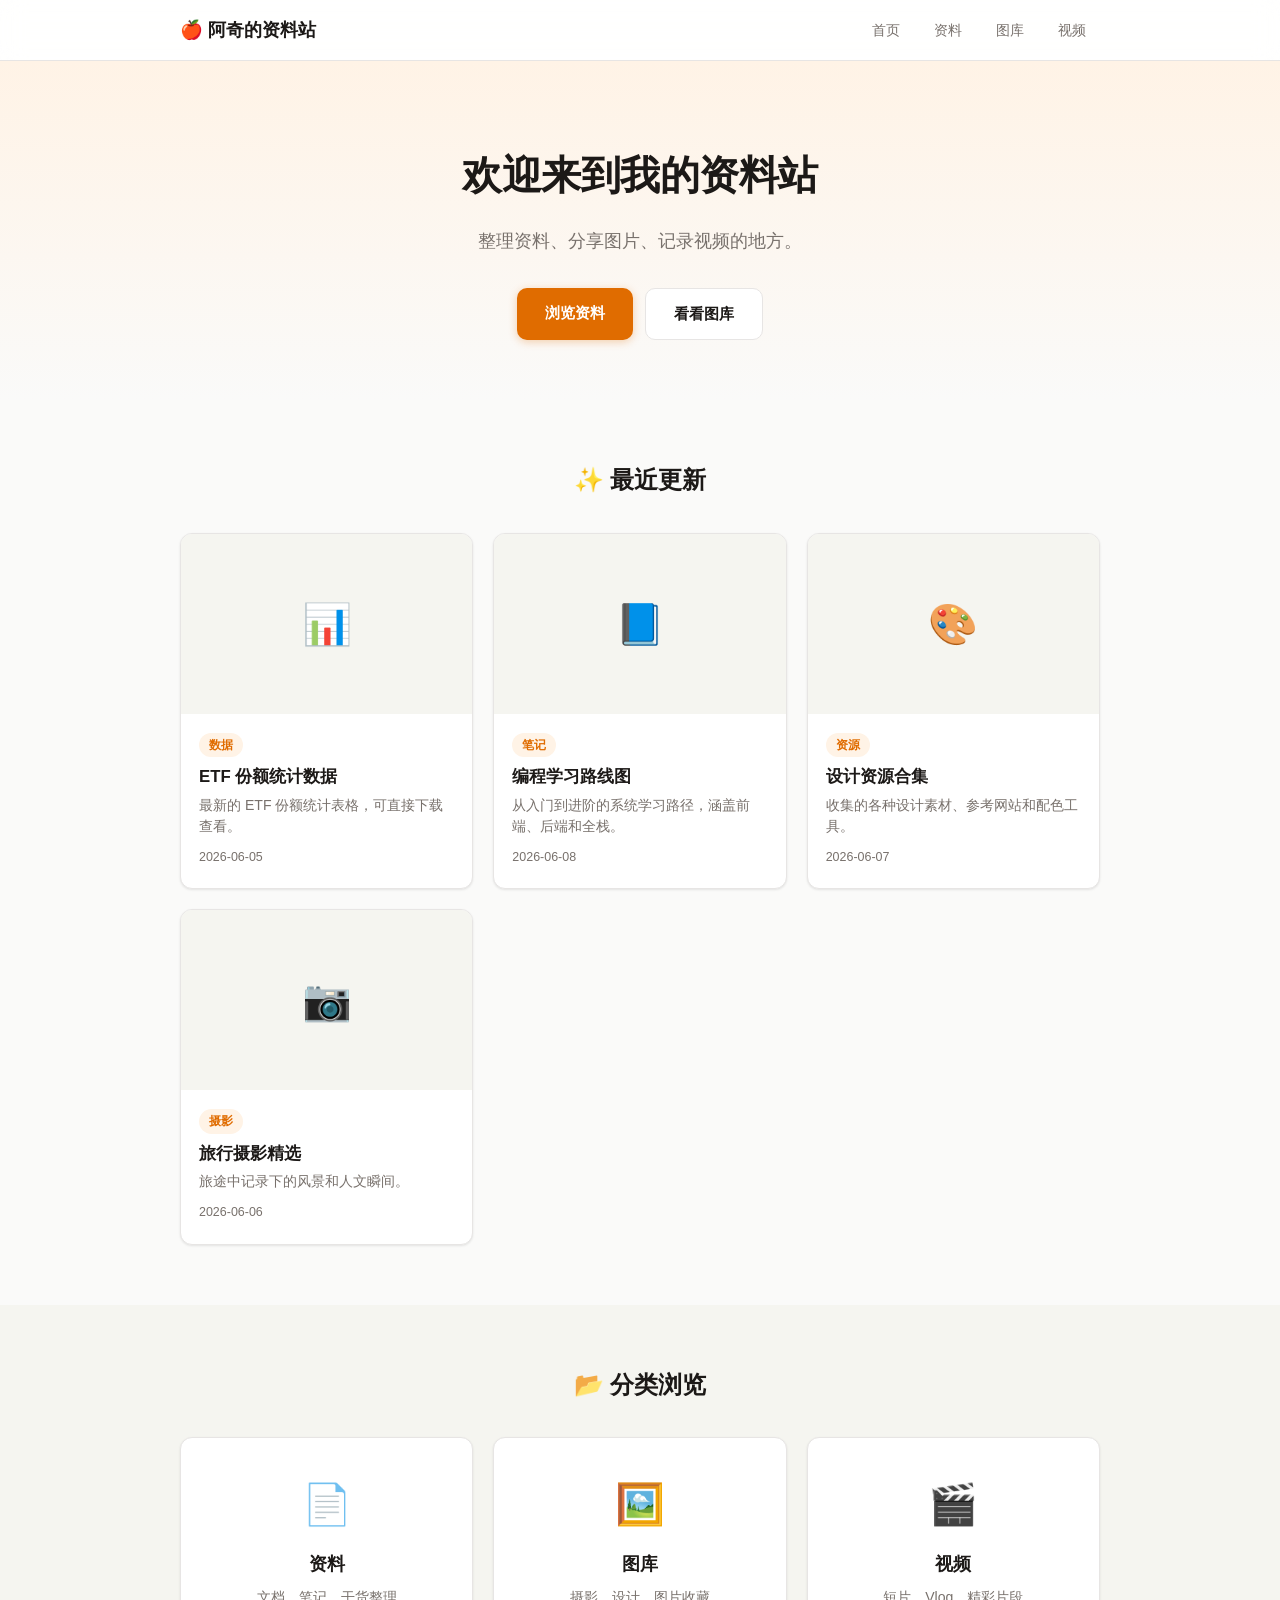
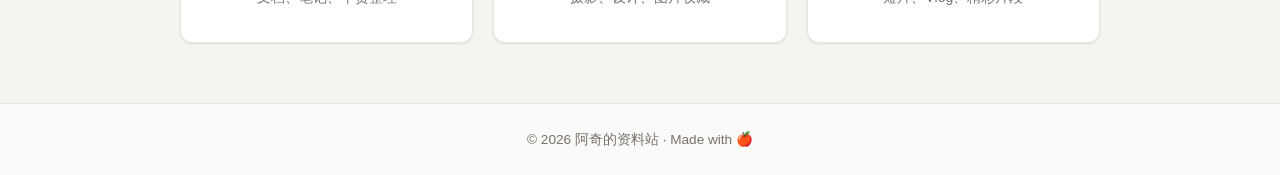
<file: index.html>
<!DOCTYPE html>
<html lang="zh-CN">
<head>
    <meta charset="UTF-8">
    <meta name="viewport" content="width=device-width, initial-scale=1.0">
    <title>阿奇的资料站</title>
    <meta name="description" content="个人资料、图片、视频展示博客">
    <link rel="stylesheet" href="css/style.css">
</head>
<body>
    <!-- 导航栏 -->
    <header class="header">
        <div class="container">
            <nav class="navbar">
                <a href="/" class="logo">🍎 阿奇的资料站</a>
                <ul class="nav-links">
                    <li><a href="/" class="active">首页</a></li>
                    <li><a href="materials.html">资料</a></li>
                    <li><a href="gallery.html">图库</a></li>
                    <li><a href="videos.html">视频</a></li>
                </ul>
                <button class="menu-toggle" aria-label="菜单">☰</button>
            </nav>
        </div>
    </header>

    <!-- 英雄区 -->
    <section class="hero">
        <div class="container">
            <div class="hero-content">
                <h1>欢迎来到我的资料站</h1>
                <p>整理资料、分享图片、记录视频的地方。</p>
                <div class="hero-buttons">
                    <a href="materials.html" class="btn btn-primary">浏览资料</a>
                    <a href="gallery.html" class="btn btn-secondary">看看图库</a>
                </div>
            </div>
        </div>
    </section>

    <!-- 最近更新 -->
    <section class="section">
        <div class="container">
            <h2 class="section-title">✨ 最近更新</h2>
            <div class="posts-grid" id="recent-posts">
                <!-- JS 动态加载 -->
            </div>
        </div>
    </section>

    <!-- 分类入口 -->
    <section class="section section-alt">
        <div class="container">
            <h2 class="section-title">📂 分类浏览</h2>
            <div class="categories">
                <a href="materials.html" class="category-card">
                    <div class="category-icon">📄</div>
                    <h3>资料</h3>
                    <p>文档、笔记、干货整理</p>
                </a>
                <a href="gallery.html" class="category-card">
                    <div class="category-icon">🖼️</div>
                    <h3>图库</h3>
                    <p>摄影、设计、图片收藏</p>
                </a>
                <a href="videos.html" class="category-card">
                    <div class="category-icon">🎬</div>
                    <h3>视频</h3>
                    <p>短片、Vlog、精彩片段</p>
                </a>
            </div>
        </div>
    </section>

    <!-- 底部 -->
    <footer class="footer">
        <div class="container">
            <p>&copy; 2026 阿奇的资料站 · Made with 🍎</p>
        </div>
    </footer>

    <script src="js/main.js"></script>
</body>
</html>
</file>
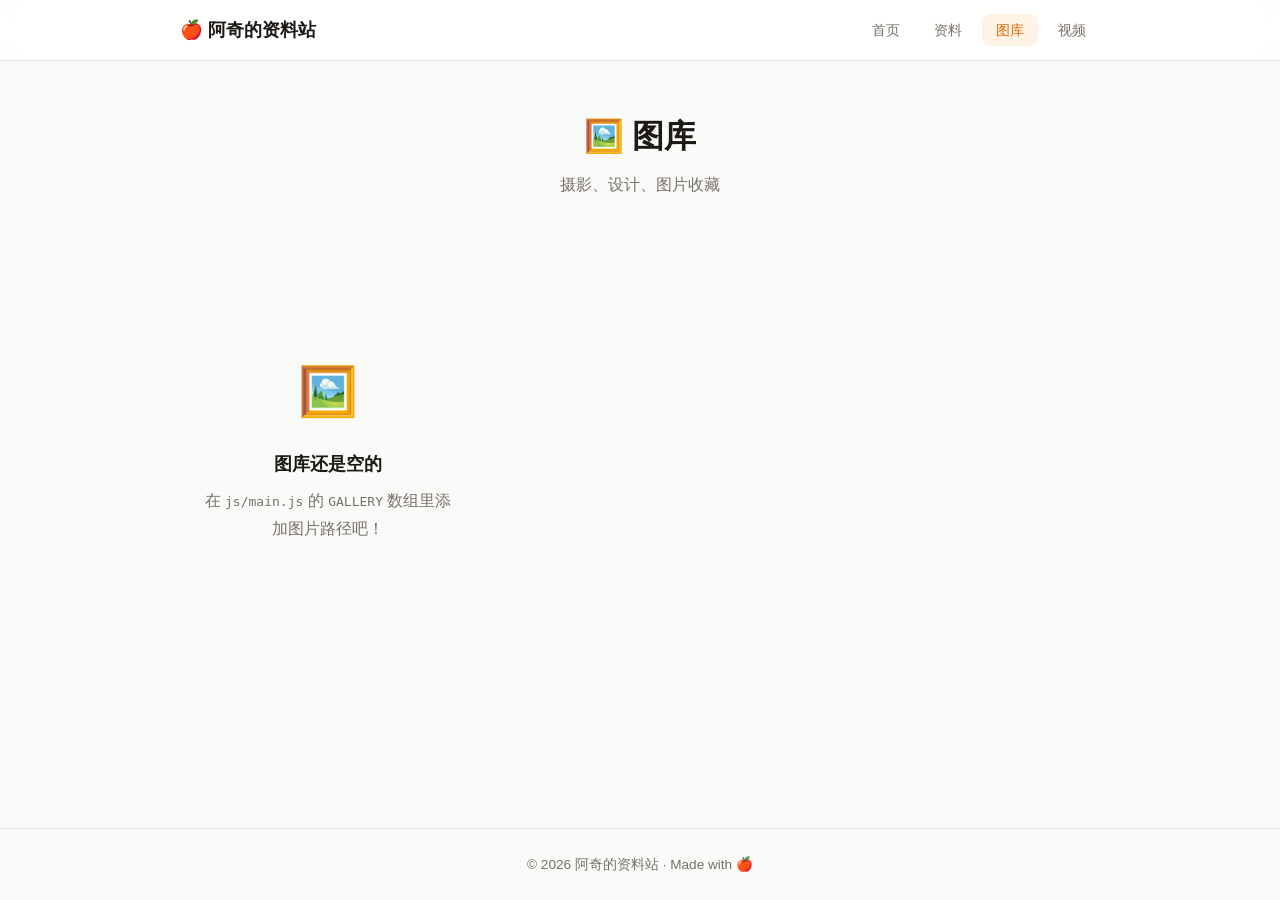
<file: gallery.html>
<!DOCTYPE html>
<html lang="zh-CN">
<head>
    <meta charset="UTF-8">
    <meta name="viewport" content="width=device-width, initial-scale=1.0">
    <title>图库 - 阿奇的资料站</title>
    <link rel="stylesheet" href="css/style.css">
</head>
<body>
    <header class="header">
        <div class="container">
            <nav class="navbar">
                <a href="/" class="logo">🍎 阿奇的资料站</a>
                <ul class="nav-links">
                    <li><a href="index.html">首页</a></li>
                    <li><a href="materials.html">资料</a></li>
                    <li><a href="gallery.html" class="active">图库</a></li>
                    <li><a href="videos.html">视频</a></li>
                </ul>
                <button class="menu-toggle" aria-label="菜单">☰</button>
            </nav>
        </div>
    </header>

    <section class="page-header">
        <div class="container">
            <h1>🖼️ 图库</h1>
            <p>摄影、设计、图片收藏</p>
        </div>
    </section>

    <section class="section">
        <div class="container">
            <div class="gallery-grid" id="gallery-grid">
                <!-- JS 动态加载 -->
            </div>
        </div>
    </section>

    <!-- Lightbox 由 JS 创建 -->

    <footer class="footer">
        <div class="container">
            <p>&copy; 2026 阿奇的资料站 · Made with 🍎</p>
        </div>
    </footer>

    <script src="js/main.js"></script>
</body>
</html>
</file>
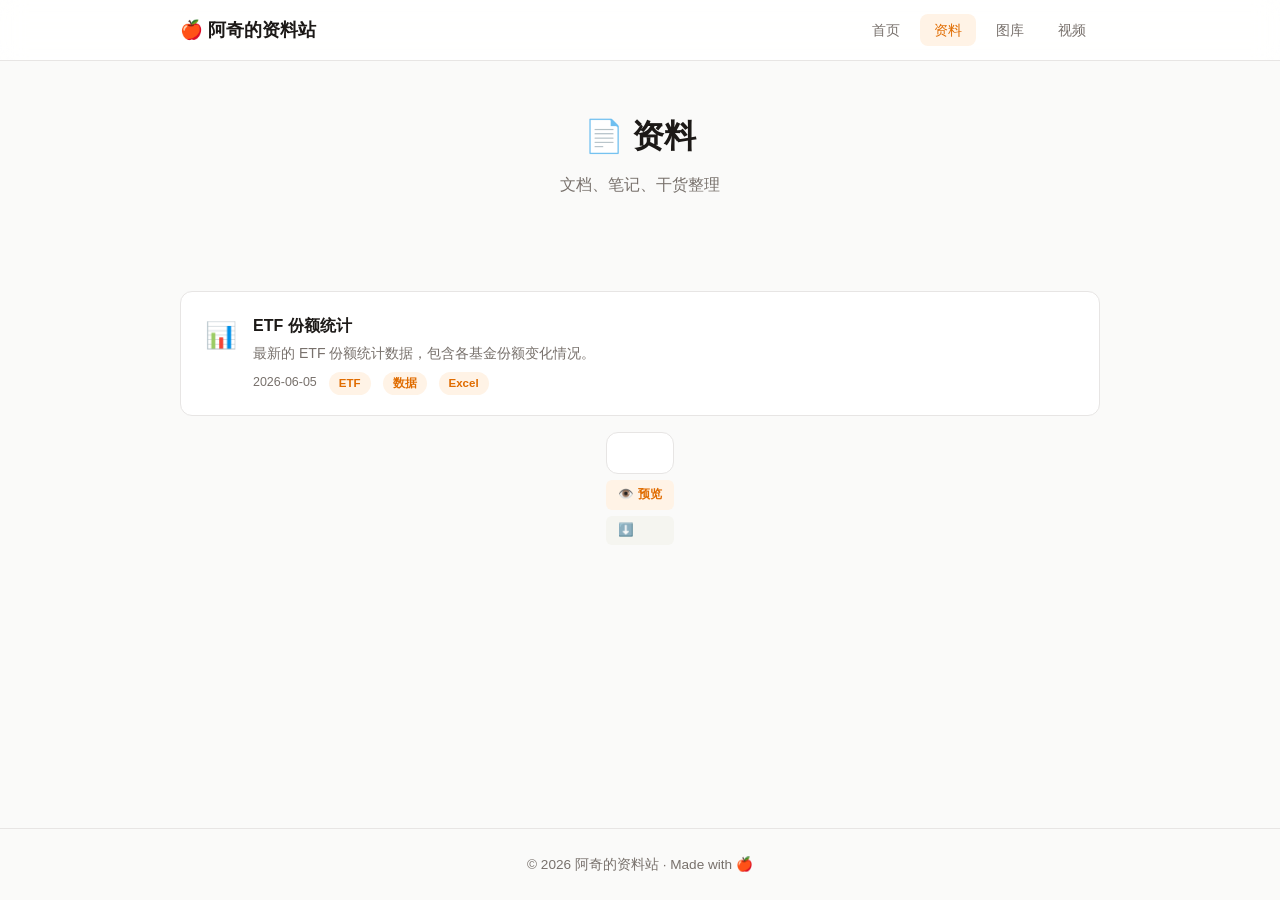
<file: materials.html>
<!DOCTYPE html>
<html lang="zh-CN">
<head>
    <meta charset="UTF-8">
    <meta name="viewport" content="width=device-width, initial-scale=1.0">
    <title>资料 - 阿奇的资料站</title>
    <link rel="stylesheet" href="css/style.css">
</head>
<body>
    <header class="header">
        <div class="container">
            <nav class="navbar">
                <a href="/" class="logo">🍎 阿奇的资料站</a>
                <ul class="nav-links">
                    <li><a href="index.html">首页</a></li>
                    <li><a href="materials.html" class="active">资料</a></li>
                    <li><a href="gallery.html">图库</a></li>
                    <li><a href="videos.html">视频</a></li>
                </ul>
                <button class="menu-toggle" aria-label="菜单">☰</button>
            </nav>
        </div>
    </header>

    <section class="page-header">
        <div class="container">
            <h1>📄 资料</h1>
            <p>文档、笔记、干货整理</p>
        </div>
    </section>

    <section class="section">
        <div class="container">
            <div class="materials-list" id="materials-list">
                <!-- JS 动态加载 -->
            </div>
        </div>
    </section>

    <footer class="footer">
        <div class="container">
            <p>&copy; 2026 阿奇的资料站 · Made with 🍎</p>
        </div>
    </footer>

    <script src="js/main.js"></script>
</body>
</html>
</file>
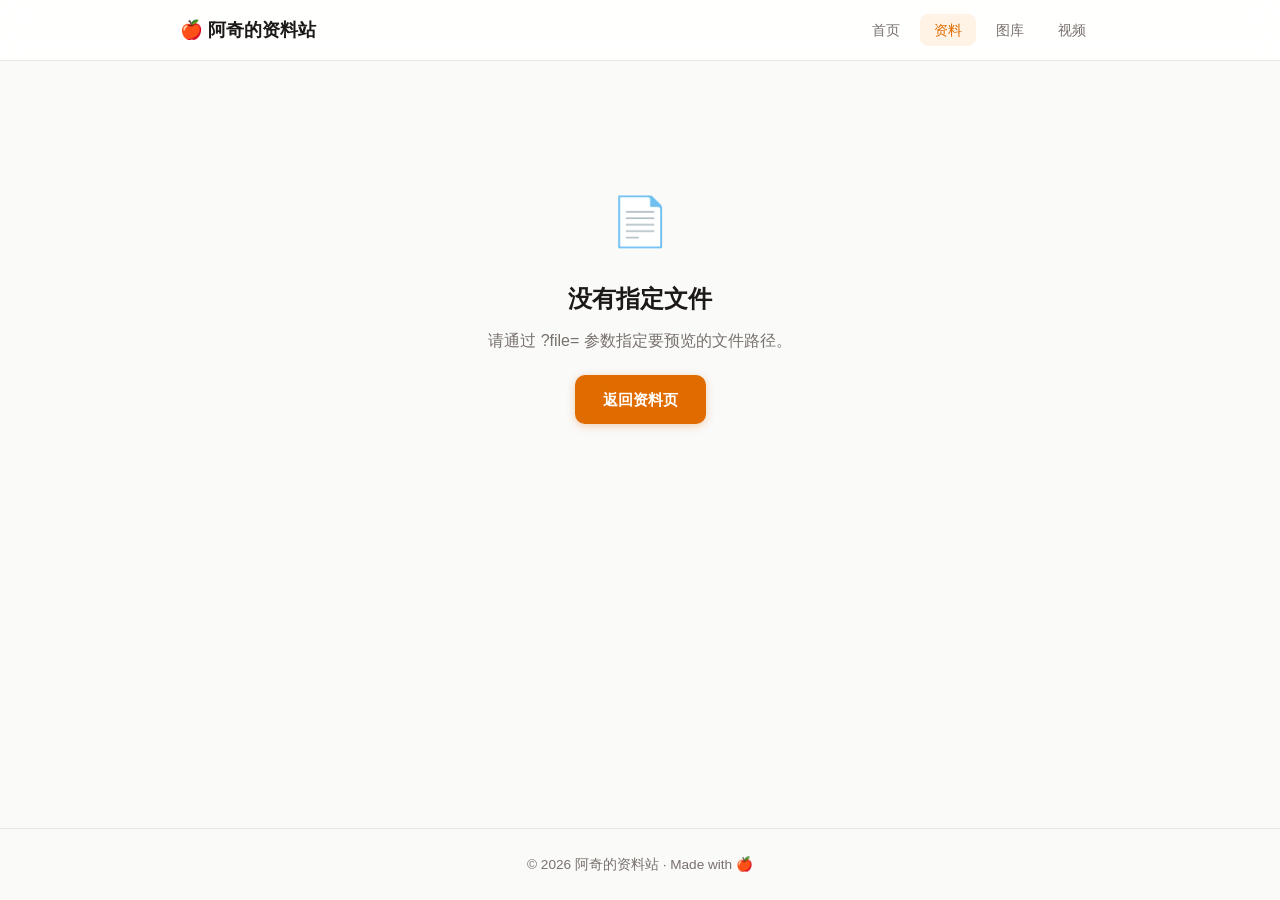
<file: preview.html>
<!DOCTYPE html>
<html lang="zh-CN">
<head>
    <meta charset="UTF-8">
    <meta name="viewport" content="width=device-width, initial-scale=1.0">
    <title>预览 - 阿奇的资料站</title>
    <link rel="stylesheet" href="css/style.css">
    <style>
        .preview-container {
            max-width: 1100px;
            margin: 0 auto;
            padding: 0 20px;
        }

        .preview-toolbar {
            display: flex;
            align-items: center;
            justify-content: space-between;
            gap: 12px;
            margin-bottom: 20px;
            flex-wrap: wrap;
        }

        .preview-toolbar h1 {
            font-size: 1.3rem;
            font-weight: 700;
            margin: 0;
        }

        .preview-toolbar-actions {
            display: flex;
            gap: 10px;
        }

        .preview-iframe-wrap {
            width: 100%;
            height: 80vh;
            border: 1px solid var(--border);
            border-radius: var(--radius);
            overflow: hidden;
            background: #fff;
        }

        .preview-iframe-wrap iframe {
            width: 100%;
            height: 100%;
            border: none;
        }

        .preview-fallback {
            display: none;
            text-align: center;
            padding: 60px 20px;
        }

        .preview-fallback .emoji {
            font-size: 3rem;
            margin-bottom: 16px;
        }

        .preview-fallback h2 {
            margin-bottom: 8px;
        }

        .preview-fallback p {
            color: var(--text-secondary);
            margin-bottom: 20px;
        }

        @media (max-width: 600px) {
            .preview-iframe-wrap {
                height: 60vh;
            }
            .preview-toolbar h1 {
                font-size: 1.1rem;
            }
        }
    </style>
</head>
<body>
    <header class="header">
        <div class="container">
            <nav class="navbar">
                <a href="/" class="logo">🍎 阿奇的资料站</a>
                <ul class="nav-links">
                    <li><a href="index.html">首页</a></li>
                    <li><a href="materials.html">资料</a></li>
                    <li><a href="gallery.html">图库</a></li>
                    <li><a href="videos.html">视频</a></li>
                </ul>
                <button class="menu-toggle" aria-label="菜单">☰</button>
            </nav>
        </div>
    </header>

    <section class="section">
        <div class="preview-container">
            <div id="preview-content">
                <!-- JS 动态加载 -->
            </div>
        </div>
    </section>

    <footer class="footer">
        <div class="container">
            <p>&copy; 2026 阿奇的资料站 · Made with 🍎</p>
        </div>
    </footer>

    <script>
        // 从 URL 参数获取文件路径 ?file=xxx
        const params = new URLSearchParams(window.location.search);
        const fileUrl = params.get('file');
        const fileName = params.get('name') || '文档';

        const container = document.getElementById('preview-content');

        if (!fileUrl) {
            container.innerHTML = `
                <div class="preview-fallback" style="display:block">
                    <div class="emoji">📄</div>
                    <h2>没有指定文件</h2>
                    <p>请通过 ?file= 参数指定要预览的文件路径。</p>
                    <a href="materials.html" class="btn btn-primary">返回资料页</a>
                </div>
            `;
        } else {
            // 完整的文件 URL（如果是相对路径，补全为绝对路径）
            const fullUrl = fileUrl.startsWith('http') ? fileUrl : window.location.origin + '/' + fileUrl.replace(/^\//, '');

            // 用于 Office Online 预览的 URL（需 HTTPS）
            const officeViewerUrl = 'https://view.officeapps.live.com/op/view.aspx?src=' + encodeURIComponent(fullUrl + '?_=' + Date.now());

            container.innerHTML = `
                <div class="preview-toolbar">
                    <h1>📄 ${fileName}</h1>
                    <div class="preview-toolbar-actions">
                        <a href="${fullUrl}" class="btn btn-secondary" download>⬇️ 下载</a>
                        <a href="materials.html" class="btn btn-secondary">← 返回</a>
                    </div>
                </div>
                <div class="preview-iframe-wrap">
                    <iframe src="${officeViewerUrl}" frameborder="0" allowfullscreen></iframe>
                </div>
                <p style="margin-top:12px;color:var(--text-secondary);font-size:0.85rem;text-align:center;">
                    💡 预览由 Microsoft Office Online 提供支持 · 如果加载较慢请耐心等待
                </p>
            `;
        }

        // 导航高亮
        document.addEventListener('DOMContentLoaded', () => {
            document.querySelectorAll('.nav-links a').forEach(a => a.classList.remove('active'));
            const matLink = document.querySelector('.nav-links a[href="materials.html"]');
            if (matLink) matLink.classList.add('active');
        });
    </script>
</body>
</html>
</file>
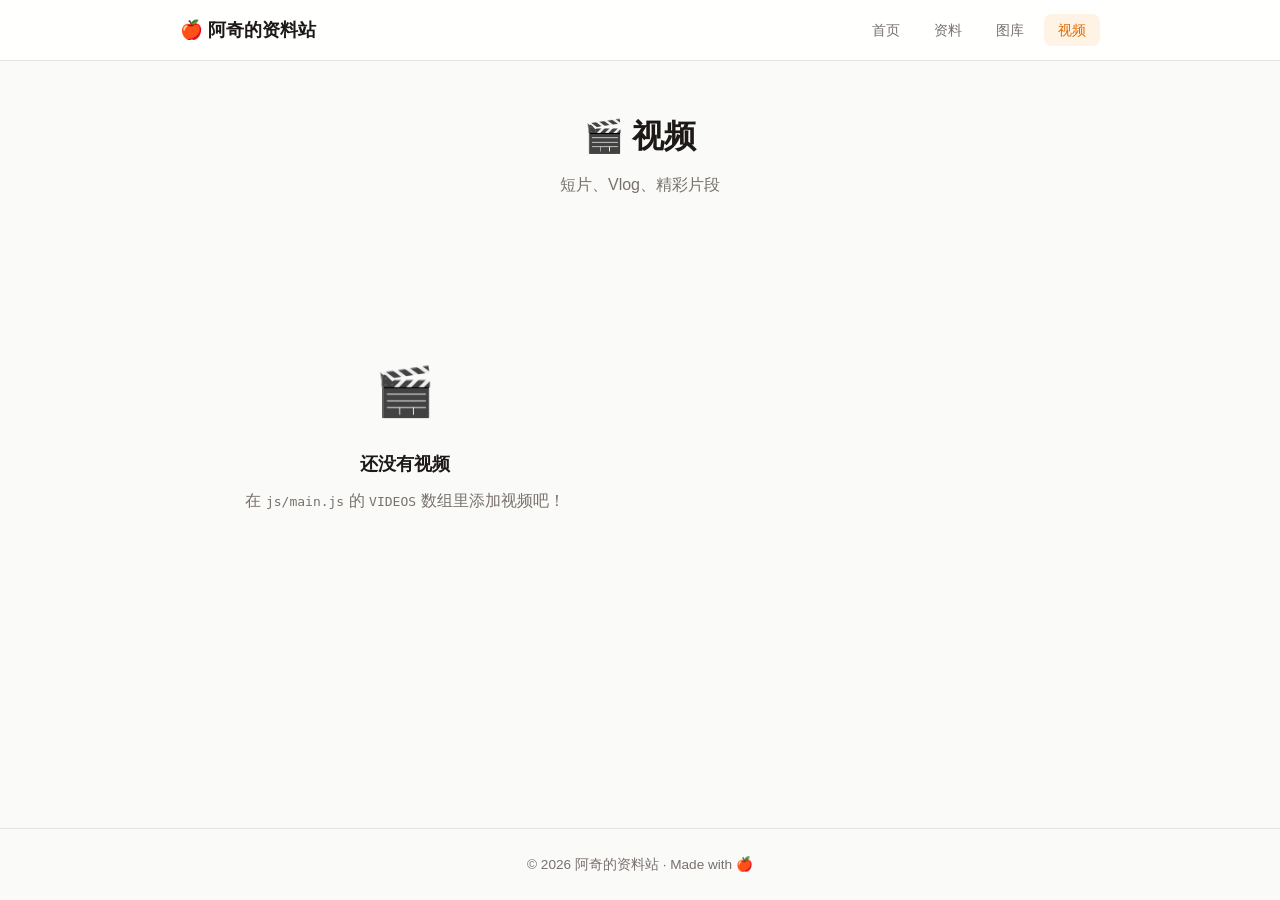
<file: videos.html>
<!DOCTYPE html>
<html lang="zh-CN">
<head>
    <meta charset="UTF-8">
    <meta name="viewport" content="width=device-width, initial-scale=1.0">
    <title>视频 - 阿奇的资料站</title>
    <link rel="stylesheet" href="css/style.css">
</head>
<body>
    <header class="header">
        <div class="container">
            <nav class="navbar">
                <a href="/" class="logo">🍎 阿奇的资料站</a>
                <ul class="nav-links">
                    <li><a href="index.html">首页</a></li>
                    <li><a href="materials.html">资料</a></li>
                    <li><a href="gallery.html">图库</a></li>
                    <li><a href="videos.html" class="active">视频</a></li>
                </ul>
                <button class="menu-toggle" aria-label="菜单">☰</button>
            </nav>
        </div>
    </header>

    <section class="page-header">
        <div class="container">
            <h1>🎬 视频</h1>
            <p>短片、Vlog、精彩片段</p>
        </div>
    </section>

    <section class="section">
        <div class="container">
            <div class="video-grid" id="video-grid">
                <!-- JS 动态加载 -->
            </div>
        </div>
    </section>

    <footer class="footer">
        <div class="container">
            <p>&copy; 2026 阿奇的资料站 · Made with 🍎</p>
        </div>
    </footer>

    <script src="js/main.js"></script>
</body>
</html>
</file>
<file: css/style.css>
/* ========== Reset & Base ========== */
*, *::before, *::after {
    margin: 0;
    padding: 0;
    box-sizing: border-box;
}

:root {
    --bg: #fafaf9;
    --bg-alt: #f5f5f0;
    --card-bg: #ffffff;
    --text: #1c1917;
    --text-secondary: #78716c;
    --accent: #e06c00;
    --accent-light: #fff3e6;
    --border: #e7e5e4;
    --radius: 12px;
    --shadow: 0 1px 3px rgba(0,0,0,0.06), 0 1px 2px rgba(0,0,0,0.04);
    --shadow-md: 0 4px 12px rgba(0,0,0,0.08);
    --max-w: 960px;
}

html { scroll-behavior: smooth; }

body {
    font-family: -apple-system, BlinkMacSystemFont, "Segoe UI", Roboto, "Helvetica Neue", Arial, "Noto Sans SC", sans-serif;
    background: var(--bg);
    color: var(--text);
    line-height: 1.7;
    min-height: 100vh;
    display: flex;
    flex-direction: column;
}

a { color: var(--accent); text-decoration: none; }
a:hover { text-decoration: underline; }

img { max-width: 100%; height: auto; display: block; }
video { max-width: 100%; height: auto; display: block; }

.container {
    max-width: var(--max-w);
    margin: 0 auto;
    padding: 0 20px;
}

/* ========== Header ========== */
.header {
    background: rgba(255,255,255,0.85);
    backdrop-filter: blur(12px);
    -webkit-backdrop-filter: blur(12px);
    border-bottom: 1px solid var(--border);
    position: sticky;
    top: 0;
    z-index: 100;
}

.navbar {
    display: flex;
    align-items: center;
    justify-content: space-between;
    height: 60px;
}

.logo {
    font-size: 1.15rem;
    font-weight: 700;
    color: var(--text) !important;
    text-decoration: none !important;
}

.nav-links {
    display: flex;
    gap: 6px;
    list-style: none;
}

.nav-links a {
    padding: 8px 14px;
    border-radius: 8px;
    color: var(--text-secondary);
    font-size: 0.9rem;
    font-weight: 500;
    transition: all 0.2s;
    text-decoration: none !important;
}

.nav-links a:hover,
.nav-links a.active {
    background: var(--accent-light);
    color: var(--accent);
}

.menu-toggle {
    display: none;
    background: none;
    border: none;
    font-size: 1.5rem;
    cursor: pointer;
    color: var(--text);
    padding: 4px 8px;
}

/* ========== Hero ========== */
.hero {
    padding: 80px 0 60px;
    text-align: center;
    background: linear-gradient(to bottom, var(--accent-light), var(--bg));
}

.hero-content h1 {
    font-size: 2.5rem;
    font-weight: 800;
    margin-bottom: 16px;
    letter-spacing: -0.5px;
}

.hero-content p {
    font-size: 1.15rem;
    color: var(--text-secondary);
    max-width: 500px;
    margin: 0 auto 32px;
}

.hero-buttons {
    display: flex;
    gap: 12px;
    justify-content: center;
    flex-wrap: wrap;
}

.btn {
    display: inline-block;
    padding: 12px 28px;
    border-radius: 10px;
    font-size: 0.95rem;
    font-weight: 600;
    text-decoration: none !important;
    transition: all 0.2s;
    cursor: pointer;
    border: none;
}

.btn-primary {
    background: var(--accent);
    color: #fff !important;
    box-shadow: 0 2px 8px rgba(224,108,0,0.3);
}
.btn-primary:hover {
    background: #cc6000;
    transform: translateY(-1px);
    box-shadow: 0 4px 14px rgba(224,108,0,0.35);
}

.btn-secondary {
    background: var(--card-bg);
    color: var(--text) !important;
    border: 1px solid var(--border);
}
.btn-secondary:hover {
    background: var(--bg-alt);
}

/* ========== Sections ========== */
.section {
    padding: 60px 0;
}
.section-alt {
    background: var(--bg-alt);
}

.section-title {
    font-size: 1.5rem;
    font-weight: 700;
    margin-bottom: 32px;
    text-align: center;
}

/* ========== Posts Grid ========== */
.posts-grid {
    display: grid;
    grid-template-columns: repeat(auto-fill, minmax(280px, 1fr));
    gap: 20px;
}

.post-card {
    background: var(--card-bg);
    border-radius: var(--radius);
    overflow: hidden;
    box-shadow: var(--shadow);
    border: 1px solid var(--border);
    transition: all 0.25s;
    text-decoration: none !important;
    color: var(--text) !important;
    display: block;
}

.post-card:hover {
    transform: translateY(-4px);
    box-shadow: var(--shadow-md);
}

.post-card-image {
    width: 100%;
    height: 180px;
    object-fit: cover;
    background: var(--bg-alt);
}

.post-card-body {
    padding: 16px 18px 20px;
}

.post-card-tag {
    display: inline-block;
    font-size: 0.75rem;
    font-weight: 600;
    padding: 2px 10px;
    border-radius: 20px;
    background: var(--accent-light);
    color: var(--accent);
    margin-bottom: 8px;
}

.post-card h3 {
    font-size: 1.05rem;
    font-weight: 600;
    margin-bottom: 6px;
    line-height: 1.4;
}

.post-card p {
    font-size: 0.88rem;
    color: var(--text-secondary);
    line-height: 1.5;
}

.post-card-date {
    font-size: 0.78rem;
    color: var(--text-secondary);
    margin-top: 10px;
}

/* ========== Categories ========== */
.categories {
    display: grid;
    grid-template-columns: repeat(auto-fit, minmax(200px, 1fr));
    gap: 20px;
}

.category-card {
    background: var(--card-bg);
    border: 1px solid var(--border);
    border-radius: var(--radius);
    padding: 32px 24px;
    text-align: center;
    transition: all 0.25s;
    text-decoration: none !important;
    color: var(--text) !important;
    box-shadow: var(--shadow);
}

.category-card:hover {
    transform: translateY(-4px);
    box-shadow: var(--shadow-md);
}

.category-icon {
    font-size: 2.5rem;
    margin-bottom: 12px;
}

.category-card h3 {
    font-size: 1.1rem;
    font-weight: 600;
    margin-bottom: 6px;
}

.category-card p {
    font-size: 0.88rem;
    color: var(--text-secondary);
}

/* ========== Gallery ========== */
.gallery-grid {
    display: grid;
    grid-template-columns: repeat(auto-fill, minmax(250px, 1fr));
    gap: 16px;
}

.gallery-item {
    position: relative;
    border-radius: var(--radius);
    overflow: hidden;
    cursor: pointer;
    aspect-ratio: 4/3;
    background: var(--bg-alt);
    box-shadow: var(--shadow);
    transition: all 0.25s;
}

.gallery-item:hover {
    transform: scale(1.02);
    box-shadow: var(--shadow-md);
}

.gallery-item img {
    width: 100%;
    height: 100%;
    object-fit: cover;
}

.gallery-item .caption {
    position: absolute;
    bottom: 0;
    left: 0;
    right: 0;
    padding: 10px 14px;
    background: linear-gradient(transparent, rgba(0,0,0,0.6));
    color: #fff;
    font-size: 0.85rem;
    opacity: 0;
    transition: opacity 0.25s;
}

.gallery-item:hover .caption {
    opacity: 1;
}

/* ========== Video Grid ========== */
.video-grid {
    display: grid;
    grid-template-columns: repeat(auto-fill, minmax(300px, 1fr));
    gap: 20px;
}

.video-card {
    background: var(--card-bg);
    border-radius: var(--radius);
    overflow: hidden;
    border: 1px solid var(--border);
    box-shadow: var(--shadow);
    transition: all 0.25s;
}

.video-card:hover {
    transform: translateY(-3px);
    box-shadow: var(--shadow-md);
}

.video-wrapper {
    position: relative;
    width: 100%;
    padding-top: 56.25%;
    background: #000;
}

.video-wrapper video,
.video-wrapper iframe {
    position: absolute;
    top: 0;
    left: 0;
    width: 100%;
    height: 100%;
}

.video-card-body {
    padding: 14px 16px 18px;
}

.video-card-body h3 {
    font-size: 1rem;
    font-weight: 600;
    margin-bottom: 4px;
}

.video-card-body p {
    font-size: 0.85rem;
    color: var(--text-secondary);
}

/* ========== Materials List ========== */
.materials-list {
    display: flex;
    flex-direction: column;
    gap: 16px;
}

.material-item {
    background: var(--card-bg);
    border: 1px solid var(--border);
    border-radius: var(--radius);
    padding: 20px 24px;
    transition: all 0.2s;
    display: flex;
    align-items: flex-start;
    gap: 16px;
    text-decoration: none !important;
    color: var(--text) !important;
}

.material-item:hover {
    box-shadow: var(--shadow-md);
    border-color: var(--accent);
}

.material-actions {
    display: flex;
    flex-direction: column;
    gap: 6px;
    flex-shrink: 0;
    align-self: center;
}

.mat-action {
    display: inline-flex;
    align-items: center;
    gap: 4px;
    padding: 4px 12px;
    border-radius: 6px;
    font-size: 0.78rem;
    font-weight: 600;
    text-decoration: none !important;
    transition: all 0.2s;
}

.mat-preview {
    background: var(--accent-light);
    color: var(--accent) !important;
}
.mat-preview:hover {
    background: var(--accent);
    color: #fff !important;
}

.mat-dl {
    background: var(--bg-alt);
    color: var(--text-secondary) !important;
}
.mat-dl:hover {
    background: var(--border);
    color: var(--text) !important;
}

/* 如果 material-item 是链接（点击进预览） */
a.material-item {
    cursor: pointer;
}
a.material-item .mat-action {
    pointer-events: auto;
}
a.material-item .mat-dl {
    pointer-events: auto;
}

.material-icon {
    font-size: 1.6rem;
    flex-shrink: 0;
    padding-top: 2px;
}

.material-content {
    flex: 1;
    min-width: 0;
}

.material-content h3 {
    font-size: 1rem;
    font-weight: 600;
    margin-bottom: 4px;
}

.material-content p {
    font-size: 0.88rem;
    color: var(--text-secondary);
    line-height: 1.5;
}

.material-meta {
    display: flex;
    gap: 12px;
    margin-top: 8px;
    font-size: 0.78rem;
    color: var(--text-secondary);
    flex-wrap: wrap;
}

.material-tag {
    display: inline-block;
    font-size: 0.72rem;
    font-weight: 600;
    padding: 2px 10px;
    border-radius: 20px;
    background: var(--accent-light);
    color: var(--accent);
}

/* ========== Page Header ========== */
.page-header {
    padding: 48px 0 32px;
    text-align: center;
}

.page-header h1 {
    font-size: 2rem;
    font-weight: 800;
    margin-bottom: 8px;
}

.page-header p {
    color: var(--text-secondary);
    font-size: 1rem;
}

/* ========== Footer ========== */
.footer {
    margin-top: auto;
    padding: 24px 0;
    text-align: center;
    font-size: 0.85rem;
    color: var(--text-secondary);
    border-top: 1px solid var(--border);
}

/* ========== Lightbox ========== */
.lightbox {
    display: none;
    position: fixed;
    inset: 0;
    z-index: 1000;
    background: rgba(0,0,0,0.9);
    justify-content: center;
    align-items: center;
    padding: 32px;
    cursor: pointer;
}

.lightbox.active {
    display: flex;
}

.lightbox img,
.lightbox video {
    max-width: 100%;
    max-height: 90vh;
    object-fit: contain;
    border-radius: 8px;
    box-shadow: 0 8px 40px rgba(0,0,0,0.5);
    cursor: default;
}

.lightbox-close {
    position: absolute;
    top: 20px;
    right: 28px;
    font-size: 2rem;
    color: #fff;
    cursor: pointer;
    background: none;
    border: none;
    opacity: 0.7;
    transition: opacity 0.2s;
}

.lightbox-close:hover {
    opacity: 1;
}

/* ========== Empty State ========== */
.empty-state {
    text-align: center;
    padding: 60px 20px;
    color: var(--text-secondary);
}

.empty-state .emoji {
    font-size: 3rem;
    margin-bottom: 16px;
}

.empty-state h3 {
    font-size: 1.15rem;
    margin-bottom: 8px;
    color: var(--text);
}

/* ========== Responsive ========== */
@media (max-width: 768px) {
    .hero-content h1 { font-size: 1.8rem; }
    .section { padding: 40px 0; }
    .page-header { padding: 32px 0 24px; }
    .page-header h1 { font-size: 1.5rem; }

    .nav-links {
        display: none;
        position: absolute;
        top: 60px;
        left: 0;
        right: 0;
        background: var(--card-bg);
        border-bottom: 1px solid var(--border);
        flex-direction: column;
        padding: 8px;
        gap: 2px;
        box-shadow: var(--shadow-md);
    }
    .nav-links.open { display: flex; }
    .menu-toggle { display: block; }

    .gallery-grid {
        grid-template-columns: repeat(auto-fill, minmax(160px, 1fr));
        gap: 10px;
    }
    .video-grid {
        grid-template-columns: 1fr;
    }
    .posts-grid {
        grid-template-columns: 1fr;
    }
}
</file>
